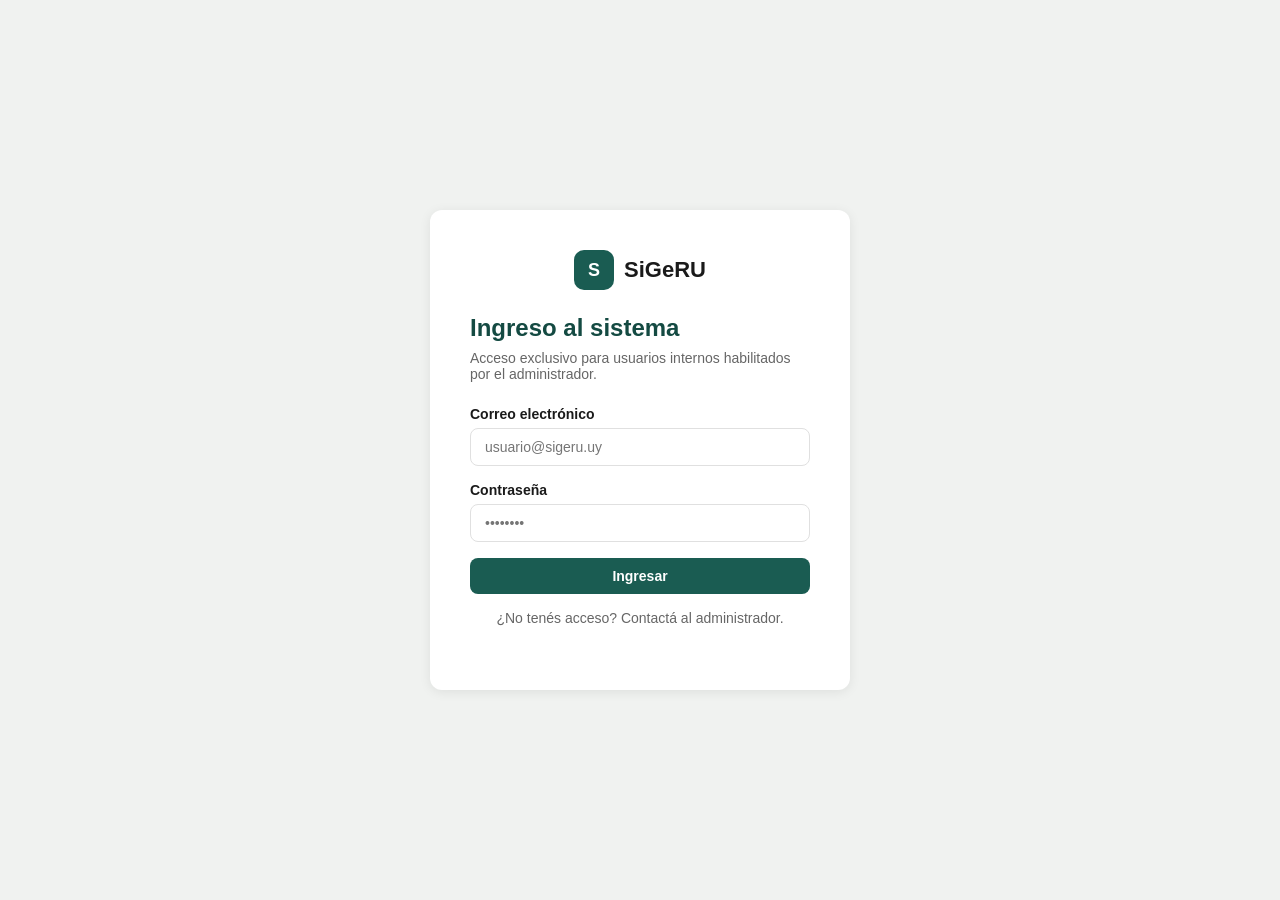
<file: index.html>
<!DOCTYPE html>
<html lang="es">
<head>
    <meta charset="UTF-8">
    <meta name="viewport" content="width=device-width, initial-scale=1.0">
    <title>SiGeRU - Panel Interno</title>
    <link rel="stylesheet" href="css/styles.css">
</head>
<body>
    <div class="app-layout">
        <aside class="sidebar">
            <div class="sidebar-logo">
                <div class="logo-icon">S</div>
                <span>SiGeRU</span>
            </div>
            <nav>
                <a href="index.html" data-page="dashboard" class="active"><span>Dashboard</span></a>
                <a href="usuarios.html" data-page="usuarios"><span>Usuarios</span></a>
                <a href="camiones.html" data-page="camiones"><span>Camiones</span></a>
                <a href="contenedores.html" data-page="contenedores"><span>Contenedores</span></a>
                <a href="rutas.html" data-page="rutas"><span>Rutas</span></a>
                <a href="incidencias.html" data-page="incidencias"><span>Incidencias</span></a>
                <a href="centros-acopio.html" data-page="centros-acopio"><span>Centros de Acopio</span></a>
                <a href="maquinaria.html" data-page="maquinaria"><span>Maquinaria</span></a>
                <a href="mantenimiento.html" data-page="mantenimiento"><span>Mantenimiento</span></a>
                <a href="mapa.html" data-page="mapa"><span>Mapa</span></a>
                <a href="informes.html" data-page="informes"><span>Informes</span></a>
            </nav>
            <div class="sidebar-footer">
                <a href="#" onclick="cerrarSesion()">Cerrar sesión</a>
            </div>
        </aside>

        <main class="main-content">
            <div class="page-header">
                <div>
                    <div class="subtitle">Panel interno</div>
                    <h1 id="dashboard-titulo">Resumen operativo</h1>
                </div>
                <div class="user-role" id="user-role"></div>
            </div>

            <div id="dashboard-content"></div>
        </main>
    </div>

    <script src="js/app.js?v=4"></script>
    <script>
        const usuario = getUsuario();
        if (usuario) {
            document.getElementById('user-role').textContent = usuario.rol || 'Funcionario';
            aplicarPermisos();
            renderDashboard(usuario);
        }

        function renderDashboard(u) {
            const container = document.getElementById('dashboard-content');
            const titulo = document.getElementById('dashboard-titulo');

            switch (u.rol) {
                case 'administrador':
                    titulo.textContent = 'Resumen operativo';
                    container.innerHTML = `
                        <div class="stats-grid">
                            <div class="stat-card"><div class="number" id="stat-camiones">-</div><div class="label">Camiones disponibles</div></div>
                            <div class="stat-card"><div class="number" id="stat-usuarios">-</div><div class="label">Usuarios registrados</div></div>
                            <div class="stat-card"><div class="number" id="stat-contenedores">-</div><div class="label">Contenedores registrados</div></div>
                            <div class="stat-card"><div class="number" id="stat-rutas">-</div><div class="label">Rutas activas</div></div>
                            <div class="stat-card" style="border-left:4px solid #f59e0b"><div class="number" id="stat-incidencias" style="color:#f59e0b">-</div><div class="label">Incidencias abiertas</div></div>
                            <div class="stat-card"><div class="number" id="stat-centros">-</div><div class="label">Centros de acopio</div></div>
                        </div>

                        <div style="display:grid;grid-template-columns:1fr 1fr;gap:1.5rem;margin-top:1.5rem">
                            <div class="card" style="padding:1.25rem">
                                <h3 style="margin-bottom:1rem">Top contenedores con más incidencias</h3>
                                <div id="top-contenedores-dash"><p style="color:#999;font-size:.9rem">Cargando...</p></div>
                            </div>
                            <div class="card" style="padding:1.25rem">
                                <h3 style="margin-bottom:1rem">Estado de la flota</h3>
                                <div id="flota-estado-dash"><p style="color:#999;font-size:.9rem">Cargando...</p></div>
                            </div>
                        </div>

                        <div class="card" style="padding:1.25rem;margin-top:1.5rem">
                            <div style="display:flex;justify-content:space-between;align-items:center;margin-bottom:1rem">
                                <h3>Incidencias recientes</h3>
                                <a href="incidencias.html" class="btn btn-secondary" style="font-size:.8rem">Ver todas</a>
                            </div>
                            <div id="incidencias-recientes"><p style="color:#999;font-size:.9rem">Cargando...</p></div>
                        </div>`;
                    loadAdminStats();
                    break;

                case 'operario':
                    titulo.textContent = 'Panel del operario';
                    container.innerHTML = `
                        <div class="card" style="padding:1.5rem;margin-bottom:1.5rem">
                            <h3>Bienvenido, ${u.nombre}</h3>
                            <p style="color:var(--text-secondary,#666);margin-top:.5rem">Tu rol es gestionar contenedores, centros de acopio y reportar incidencias.</p>
                        </div>
                        <div class="stats-grid">
                            <div class="stat-card"><div class="number" id="stat-contenedores">-</div><div class="label">Contenedores asignados</div></div>
                            <div class="stat-card"><div class="number" id="stat-incidencias">-</div><div class="label">Incidencias abiertas</div></div>
                            <div class="stat-card"><div class="number" id="stat-centros">-</div><div class="label">Centros de acopio</div></div>
                        </div>
                        <div class="card" style="padding:1.5rem;margin-top:1.5rem">
                            <h3>Accesos rápidos</h3>
                            <div style="display:flex;gap:1rem;margin-top:1rem">
                                <a href="contenedores.html" class="btn btn-primary">Ver contenedores</a>
                                <a href="incidencias.html" class="btn btn-primary">Reportar incidencia</a>
                                <a href="centros-acopio.html" class="btn btn-primary">Centros de acopio</a>
                            </div>
                        </div>`;
                    loadOperarioStats();
                    break;

                case 'conductor':
                    titulo.textContent = 'Panel del conductor';
                    container.innerHTML = `
                        <div class="card" style="padding:1.5rem;margin-bottom:1.5rem">
                            <h3>Bienvenido, ${u.nombre}</h3>
                            <p style="color:var(--text-secondary,#666);margin-top:.5rem">Consultá tu ruta asignada del día y reportá incidencias en el recorrido.</p>
                        </div>
                        <div class="card" style="padding:1.5rem;margin-bottom:1.5rem">
                            <h3>Mi asignación</h3>
                            <div id="mi-asignacion" style="margin-top:1rem">
                                <p style="color:#888">Cargando...</p>
                            </div>
                        </div>
                        <div class="card" style="padding:1.5rem;margin-bottom:1.5rem">
                            <h3>Ruta del día</h3>
                            <div id="ruta-dia" style="margin-top:1rem">
                                <p style="color:#888">Cargando ruta asignada...</p>
                            </div>
                        </div>
                        <div class="stats-grid">
                            <div class="stat-card"><div class="number" id="stat-incidencias">-</div><div class="label">Incidencias reportadas</div></div>
                        </div>
                        <div class="card" style="padding:1.5rem;margin-top:1.5rem">
                            <h3>Accesos rápidos</h3>
                            <div style="display:flex;gap:1rem;margin-top:1rem">
                                <a href="rutas.html" class="btn btn-primary">Ver rutas</a>
                                <a href="incidencias.html" class="btn btn-primary">Reportar incidencia</a>
                            </div>
                        </div>`;
                    loadConductorStats();
                    break;

                case 'peon':
                    titulo.textContent = 'Panel del peón';
                    container.innerHTML = `
                        <div class="card" style="padding:1.5rem;margin-bottom:1.5rem">
                            <h3>Bienvenido, ${u.nombre}</h3>
                            <p style="color:var(--text-secondary,#666);margin-top:.5rem">Consultá tu ruta asignada y reportá incidencias durante la recolección.</p>
                        </div>
                        <div class="card" style="padding:1.5rem;margin-bottom:1.5rem">
                            <h3>Ruta asignada</h3>
                            <div id="ruta-dia" style="margin-top:1rem">
                                <p style="color:#888">Cargando ruta asignada...</p>
                            </div>
                        </div>
                        <div class="stats-grid">
                            <div class="stat-card"><div class="number" id="stat-incidencias">-</div><div class="label">Incidencias reportadas</div></div>
                        </div>
                        <div class="card" style="padding:1.5rem;margin-top:1.5rem">
                            <h3>Accesos rápidos</h3>
                            <div style="display:flex;gap:1rem;margin-top:1rem">
                                <a href="rutas.html" class="btn btn-primary">Ver rutas</a>
                                <a href="incidencias.html" class="btn btn-primary">Reportar incidencia</a>
                            </div>
                        </div>`;
                    loadConductorStats();
                    break;

                default:
                    titulo.textContent = 'Panel';
                    container.innerHTML = '<div class="card" style="padding:1.5rem"><p>No se pudo determinar tu rol. Contactá al administrador.</p></div>';
            }
        }

        async function loadAdminStats() {
            try {
                const [camiones, usuarios, contenedores, rutas, incidencias, centros] = await Promise.all([
                    fetch(API_CAMIONES + '/camiones').then(r => r.json()).catch(() => []),
                    fetch(API_USUARIOS + '/usuarios').then(r => r.json()).catch(() => []),
                    fetch(API_GESTION + '/contenedores').then(r => r.json()).catch(() => []),
                    fetch(API_GESTION + '/rutas').then(r => r.json()).catch(() => []),
                    fetch(API_GESTION + '/incidencias').then(r => r.json()).catch(() => []),
                    fetch(API_GESTION + '/centros-acopio').then(r => r.json()).catch(() => [])
                ]);

                document.getElementById('stat-camiones').textContent = camiones.filter(c => c.estado === 'disponible').length;
                document.getElementById('stat-usuarios').textContent = usuarios.length;
                document.getElementById('stat-contenedores').textContent = contenedores.length;
                document.getElementById('stat-rutas').textContent = rutas.filter(r => r.estado === 'activa' || r.estado === 'en_curso').length;
                document.getElementById('stat-incidencias').textContent = incidencias.filter(i => i.estado === 'abierta').length;
                document.getElementById('stat-centros').textContent = centros.length;

                // Top contenedores con más incidencias
                const contMap = {};
                incidencias.forEach(i => {
                    if (!i.id_contenedor) return;
                    const key = i.id_contenedor;
                    const label = i.contenedor_ubicacion || `Contenedor #${key}`;
                    contMap[key] = contMap[key] || { label, total: 0, abiertas: 0 };
                    contMap[key].total++;
                    if (i.estado === 'abierta') contMap[key].abiertas++;
                });
                const topCont = Object.values(contMap).sort((a, b) => b.total - a.total).slice(0, 5);
                const topEl = document.getElementById('top-contenedores-dash');
                if (topCont.length) {
                    const max = topCont[0].total || 1;
                    topEl.innerHTML = topCont.map(c => `
                        <div style="margin-bottom:.75rem">
                            <div style="display:flex;justify-content:space-between;font-size:.85rem;margin-bottom:.25rem">
                                <span style="overflow:hidden;text-overflow:ellipsis;white-space:nowrap;max-width:70%">${c.label}</span>
                                <span style="font-weight:600">${c.total} <span style="color:#f59e0b;font-size:.75rem">(${c.abiertas} abiertas)</span></span>
                            </div>
                            <div style="height:6px;background:#f0f0f0;border-radius:3px">
                                <div style="height:6px;background:#1a5c52;border-radius:3px;width:${Math.round(c.total/max*100)}%"></div>
                            </div>
                        </div>`).join('');
                } else {
                    topEl.innerHTML = '<p style="color:#999;font-size:.9rem">Sin datos</p>';
                }

                // Estado de la flota
                const estados = { disponible: 0, en_ruta: 0, mantenimiento: 0, otro: 0 };
                camiones.forEach(c => {
                    if (estados[c.estado] !== undefined) estados[c.estado]++;
                    else estados.otro++;
                });
                const flotas = [
                    { label: 'Disponibles', val: estados.disponible, color: '#10b981' },
                    { label: 'En ruta',     val: estados.en_ruta,     color: '#3b82f6' },
                    { label: 'Mantenimiento', val: estados.mantenimiento, color: '#f59e0b' },
                    { label: 'Otro',         val: estados.otro,        color: '#9ca3af' },
                ];
                const total = camiones.length || 1;
                document.getElementById('flota-estado-dash').innerHTML = flotas.map(f => `
                    <div style="display:flex;align-items:center;gap:.75rem;margin-bottom:.75rem">
                        <div style="width:10px;height:10px;border-radius:50%;background:${f.color};flex-shrink:0"></div>
                        <span style="flex:1;font-size:.85rem">${f.label}</span>
                        <span style="font-weight:700">${f.val}</span>
                        <span style="font-size:.75rem;color:#999;width:36px;text-align:right">${Math.round(f.val/total*100)}%</span>
                    </div>`).join('');

                // Incidencias recientes (últimas 5)
                const recientes = [...incidencias].sort((a,b) => (b.fecha_reporte||'').localeCompare(a.fecha_reporte||'')).slice(0, 5);
                document.getElementById('incidencias-recientes').innerHTML = recientes.length
                    ? `<table class="tabla"><thead><tr><th>ID</th><th>Tipo</th><th>Zona</th><th>Fecha</th><th>Estado</th></tr></thead><tbody>
                        ${recientes.map(i => `<tr>
                            <td>INC-${String(i.id_incidencia).padStart(5,'0')}</td>
                            <td>${i.tipo}</td>
                            <td>${i.zona||'-'}</td>
                            <td>${i.fecha_reporte||'-'}</td>
                            <td><span class="badge ${badgeInc(i.estado)}">${i.estado}</span></td>
                        </tr>`).join('')}
                       </tbody></table>`
                    : '<p style="color:#999;font-size:.9rem">No hay incidencias registradas.</p>';

            } catch (e) { console.error('Error stats admin:', e); }
        }

        function badgeInc(e) {
            return e==='abierta'?'badge-pending':e==='en_proceso'?'badge-inactive':'badge-active';
        }

        async function loadOperarioStats() {
            try {
                const [contenedores, incidencias, centros] = await Promise.all([
                    fetch(API_GESTION + '/contenedores').then(r => r.json()).catch(() => []),
                    fetch(API_GESTION + '/incidencias').then(r => r.json()).catch(() => []),
                    fetch(API_GESTION + '/centros-acopio').then(r => r.json()).catch(() => [])
                ]);
                document.getElementById('stat-contenedores').textContent = contenedores.length;
                document.getElementById('stat-incidencias').textContent = incidencias.filter(i => i.estado === 'abierta').length;
                document.getElementById('stat-centros').textContent = centros.length;
            } catch (e) { console.error('Error stats operario:', e); }
        }

        async function loadConductorStats() {
            try {
                const [rutas, incidencias, camiones] = await Promise.all([
                    fetch(API_GESTION + '/rutas').then(r => r.json()).catch(() => []),
                    fetch(API_GESTION + '/incidencias').then(r => r.json()).catch(() => []),
                    fetch(API_CAMIONES + '/camiones').then(r => r.json()).catch(() => [])
                ]);
                document.getElementById('stat-incidencias').textContent = incidencias.filter(i => i.estado === 'abierta').length;

                const misRutas = rutas.filter(r => r.id_conductor == usuario.id_usuario || r.id_peon == usuario.id_usuario);
                const miRuta = misRutas[0];

                const asignacion = document.getElementById('mi-asignacion');
                if (asignacion) {
                    if (miRuta) {
                        asignacion.innerHTML = `
                            <div style="display:grid;grid-template-columns:1fr 1fr;gap:1rem">
                                <div style="padding:1rem;background:var(--bg-card,#f8f9fa);border-radius:8px">
                                    <div style="font-size:.85rem;color:#888">Camión</div>
                                    <strong>${miRuta.camion || 'Sin asignar'}</strong>
                                    ${miRuta.camion_estado ? '<span class="badge ' + getBadgeClass(miRuta.camion_estado) + '" style="margin-left:.5rem">' + miRuta.camion_estado + '</span>' : ''}
                                </div>
                                <div style="padding:1rem;background:var(--bg-card,#f8f9fa);border-radius:8px">
                                    <div style="font-size:.85rem;color:#888">Peón acompañante</div>
                                    <strong>${miRuta.peon || 'Sin asignar'}</strong>
                                </div>
                            </div>`;
                    } else {
                        asignacion.innerHTML = '<p style="color:#888">No tenés asignación activa.</p>';
                    }
                }

                const rutaDia = document.getElementById('ruta-dia');
                if (misRutas.length > 0) {
                    rutaDia.innerHTML = misRutas.map(r => `
                        <div style="display:flex;align-items:center;gap:1rem;padding:1rem;background:var(--bg-card,#f8f9fa);border-radius:8px;margin-bottom:.5rem">
                            <div style="width:12px;height:12px;border-radius:50%;background:${r.color || '#1a5c52'}"></div>
                            <div>
                                <strong>${r.nombre}</strong>
                                <p style="color:#666;margin-top:.25rem">${r.zona} â€” ${r.contenedores ? r.contenedores.length : 0} contenedores</p>
                            </div>
                        </div>`).join('');
                } else {
                    rutaDia.innerHTML = '<p style="color:#888">No hay rutas asignadas por el momento.</p>';
                }
            } catch (e) { console.error('Error stats conductor:', e); }
        }
    </script>
</body>
</html>
</file>
<file: css/styles.css>
* {
    margin: 0;
    padding: 0;
    box-sizing: border-box;
}

:root {
    --primary: #1a5c52;
    --primary-dark: #144a42;
    --primary-light: #e8f0ef;
    --bg: #f0f2f0;
    --white: #ffffff;
    --text: #1a1a1a;
    --text-light: #666666;
    --border: #e0e0e0;
    --danger: #dc3545;
    --success: #28a745;
    --warning: #f0ad4e;
    --sidebar-width: 200px;
}

body {
    font-family: 'Segoe UI', Tahoma, Geneva, Verdana, sans-serif;
    background-color: var(--bg);
    color: var(--text);
    min-height: 100vh;
}

/* ===== LOGIN ===== */
.login-container {
    display: flex;
    justify-content: center;
    align-items: center;
    min-height: 100vh;
    background-color: var(--bg);
}

.login-card {
    background: var(--white);
    border-radius: 12px;
    padding: 40px;
    width: 100%;
    max-width: 420px;
    box-shadow: 0 2px 12px rgba(0,0,0,0.08);
}

.login-logo {
    display: flex;
    align-items: center;
    justify-content: center;
    gap: 10px;
    margin-bottom: 24px;
}

.login-logo .logo-icon {
    width: 40px;
    height: 40px;
    background: var(--primary);
    color: var(--white);
    border-radius: 10px;
    display: flex;
    align-items: center;
    justify-content: center;
    font-weight: bold;
    font-size: 18px;
}

.login-logo span {
    font-size: 22px;
    font-weight: 700;
    color: var(--text);
}

.login-card h1 {
    font-size: 24px;
    margin-bottom: 8px;
    color: var(--primary-dark);
}

.login-card p {
    color: var(--text-light);
    font-size: 14px;
    margin-bottom: 24px;
}

.form-group {
    margin-bottom: 16px;
}

.form-group label {
    display: block;
    font-weight: 600;
    font-size: 14px;
    margin-bottom: 6px;
}

.form-group input,
.form-group select,
.form-group textarea {
    width: 100%;
    padding: 10px 14px;
    border: 1px solid var(--border);
    border-radius: 8px;
    font-size: 14px;
    outline: none;
    transition: border-color 0.2s;
}

.form-group input:focus,
.form-group select:focus,
.form-group textarea:focus {
    border-color: var(--primary);
}

.btn {
    display: inline-block;
    padding: 10px 20px;
    border: none;
    border-radius: 8px;
    font-size: 14px;
    font-weight: 600;
    cursor: pointer;
    transition: background-color 0.2s;
    text-decoration: none;
}

.btn-primary {
    background-color: var(--primary);
    color: var(--white);
    width: 100%;
}

.btn-primary:hover {
    background-color: var(--primary-dark);
}

.btn-danger {
    background-color: var(--danger);
    color: var(--white);
}

.btn-outline {
    background: transparent;
    border: 1px solid var(--primary);
    color: var(--primary);
}

.btn-sm {
    padding: 6px 12px;
    font-size: 13px;
}

.login-footer {
    text-align: center;
    margin-top: 16px;
    font-size: 13px;
    color: var(--text-light);
}

.error-msg {
    background: #fce4e4;
    color: var(--danger);
    padding: 10px;
    border-radius: 8px;
    font-size: 13px;
    margin-bottom: 16px;
    display: none;
}

/* ===== LAYOUT BACKOFFICE ===== */
.app-layout {
    display: flex;
    min-height: 100vh;
}

.sidebar {
    width: var(--sidebar-width);
    background: var(--primary);
    color: var(--white);
    padding: 20px 0;
    position: fixed;
    top: 0;
    left: 0;
    height: 100vh;
    display: flex;
    flex-direction: column;
}

.sidebar-logo {
    display: flex;
    align-items: center;
    gap: 10px;
    padding: 0 20px 24px;
}

.sidebar-logo .logo-icon {
    width: 32px;
    height: 32px;
    background: rgba(255,255,255,0.2);
    border-radius: 8px;
    display: flex;
    align-items: center;
    justify-content: center;
    font-weight: bold;
    font-size: 14px;
}

.sidebar-logo span {
    font-size: 18px;
    font-weight: 700;
}

.sidebar nav {
    flex: 1;
}

.sidebar nav a {
    display: block;
    padding: 10px 20px;
    color: rgba(255,255,255,0.8);
    text-decoration: none;
    font-size: 14px;
    border-left: 3px solid transparent;
    transition: all 0.2s;
}

.sidebar nav a:hover,
.sidebar nav a.active {
    background: rgba(255,255,255,0.1);
    color: var(--white);
    border-left-color: var(--white);
}

.sidebar-footer {
    padding: 0 20px;
}

.sidebar-footer a {
    display: block;
    padding: 10px 0;
    color: rgba(255,255,255,0.7);
    text-decoration: none;
    font-size: 14px;
}

.main-content {
    margin-left: var(--sidebar-width);
    padding: 24px 32px;
    flex: 1;
    width: calc(100% - var(--sidebar-width));
}

.page-header {
    display: flex;
    justify-content: space-between;
    align-items: flex-start;
    margin-bottom: 24px;
}

.page-header .subtitle {
    color: var(--primary);
    font-size: 12px;
    font-weight: 700;
    text-transform: uppercase;
    letter-spacing: 1px;
    margin-bottom: 4px;
}

.page-header h1 {
    font-size: 28px;
}

.page-header .user-role {
    color: var(--primary);
    font-weight: 600;
    font-size: 14px;
}

/* ===== STATS CARDS ===== */
.stats-grid {
    display: grid;
    grid-template-columns: repeat(auto-fit, minmax(180px, 1fr));
    gap: 16px;
    margin-bottom: 24px;
}

.stat-card {
    background: var(--white);
    border-radius: 10px;
    padding: 20px;
    border: 1px solid var(--border);
}

.stat-card .number {
    font-size: 32px;
    font-weight: 700;
}

.stat-card .label {
    color: var(--text-light);
    font-size: 13px;
    margin-top: 4px;
}

/* ===== DATA TABLE ===== */
.card {
    background: var(--white);
    border-radius: 10px;
    padding: 24px;
    border: 1px solid var(--border);
    margin-bottom: 24px;
}

.card-header {
    display: flex;
    justify-content: space-between;
    align-items: center;
    margin-bottom: 16px;
}

.card-header h2 {
    font-size: 20px;
}

.search-bar {
    display: flex;
    gap: 8px;
    margin-bottom: 16px;
}

.search-bar input {
    flex: 1;
    padding: 8px 14px;
    border: 1px solid var(--border);
    border-radius: 8px;
    font-size: 14px;
    outline: none;
}

.search-bar input:focus {
    border-color: var(--primary);
}

.search-bar select {
    padding: 8px 14px;
    border: 1px solid var(--border);
    border-radius: 8px;
    font-size: 14px;
    outline: none;
}

table {
    width: 100%;
    border-collapse: collapse;
}

table th {
    text-align: left;
    font-size: 13px;
    font-weight: 600;
    color: var(--text-light);
    padding: 10px 12px;
    border-bottom: 1px solid var(--border);
}

table td {
    padding: 12px;
    font-size: 14px;
    border-bottom: 1px solid #f5f5f5;
}

table tr:last-child td {
    border-bottom: none;
}

.badge {
    display: inline-block;
    padding: 3px 10px;
    border-radius: 12px;
    font-size: 12px;
    font-weight: 600;
}

.badge-success {
    background: #e6f4ea;
    color: #1e7e34;
}

.badge-warning {
    background: #fff3cd;
    color: #856404;
}

.badge-danger {
    background: #fce4e4;
    color: #dc3545;
}

.badge-info {
    background: var(--primary-light);
    color: var(--primary);
}

.action-link {
    color: var(--primary);
    text-decoration: none;
    font-weight: 600;
    font-size: 13px;
    cursor: pointer;
    margin-right: 8px;
}

.action-link:hover {
    text-decoration: underline;
}

.action-link.delete {
    color: var(--danger);
}

/* ===== MODAL ===== */
.modal-overlay {
    display: none;
    position: fixed;
    top: 0;
    left: 0;
    width: 100%;
    height: 100%;
    background: rgba(0,0,0,0.4);
    z-index: 100;
    justify-content: center;
    align-items: center;
}

.modal-overlay.active {
    display: flex;
}

.modal {
    background: var(--white);
    border-radius: 12px;
    padding: 32px;
    width: 100%;
    max-width: 500px;
    max-height: 90vh;
    overflow-y: auto;
}

.modal h2 {
    margin-bottom: 20px;
}

.modal-actions {
    display: flex;
    gap: 8px;
    justify-content: flex-end;
    margin-top: 20px;
}

/* ===== RESPONSIVE ===== */
@media (max-width: 768px) {
    .sidebar {
        width: 60px;
        padding: 10px 0;
    }
    .sidebar-logo span,
    .sidebar nav a span {
        display: none;
    }
    .main-content {
        margin-left: 60px;
        padding: 16px;
        width: calc(100% - 60px);
    }
    .stats-grid {
        grid-template-columns: repeat(2, 1fr);
    }
}

/* Notificaciones */
.notif-badge {
    position: absolute;
    top: 6px;
    right: 10px;
    background: #dc3545;
    color: #fff;
    font-size: .65rem;
    font-weight: 700;
    min-width: 18px;
    height: 18px;
    border-radius: 999px;
    display: flex;
    align-items: center;
    justify-content: center;
    padding: 0 5px;
    line-height: 1;
}

.toast {
    position: fixed;
    top: 20px;
    right: 20px;
    max-width: 420px;
    padding: .85rem 1.25rem;
    border-radius: 8px;
    font-size: .9rem;
    display: flex;
    align-items: center;
    gap: .5rem;
    z-index: 9999;
    box-shadow: 0 4px 16px rgba(0,0,0,.15);
    opacity: 0;
    transform: translateY(-12px);
    transition: opacity .3s, transform .3s;
}
.toast-visible {
    opacity: 1;
    transform: translateY(0);
}
.toast-warning {
    background: #fff3cd;
    color: #856404;
    border: 1px solid #ffc107;
}
.toast-info {
    background: #d1ecf1;
    color: #0c5460;
    border: 1px solid #17a2b8;
}
.toast-success {
    background: #d4edda;
    color: #155724;
    border: 1px solid #28a745;
}
.toast-error {
    background: #f8d7da;
    color: #721c24;
    border: 1px solid #dc3545;
}
</file>
